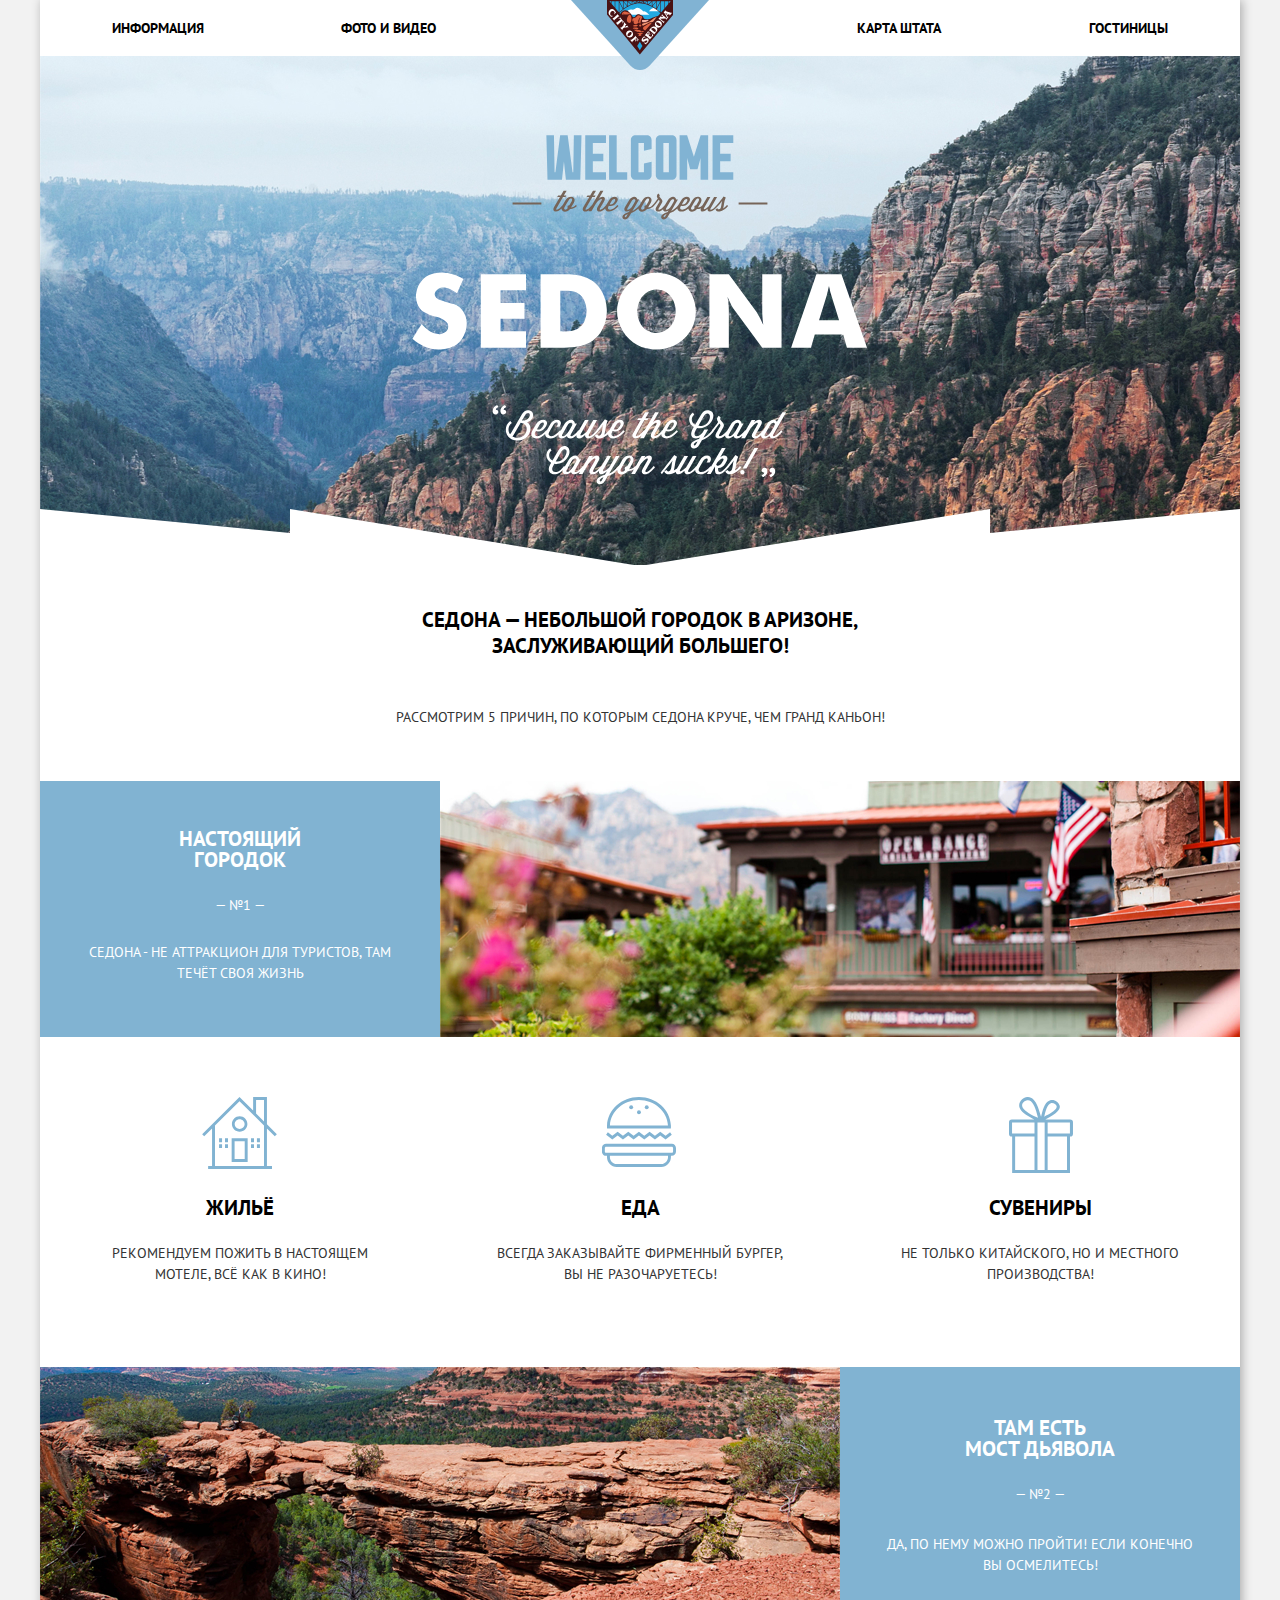
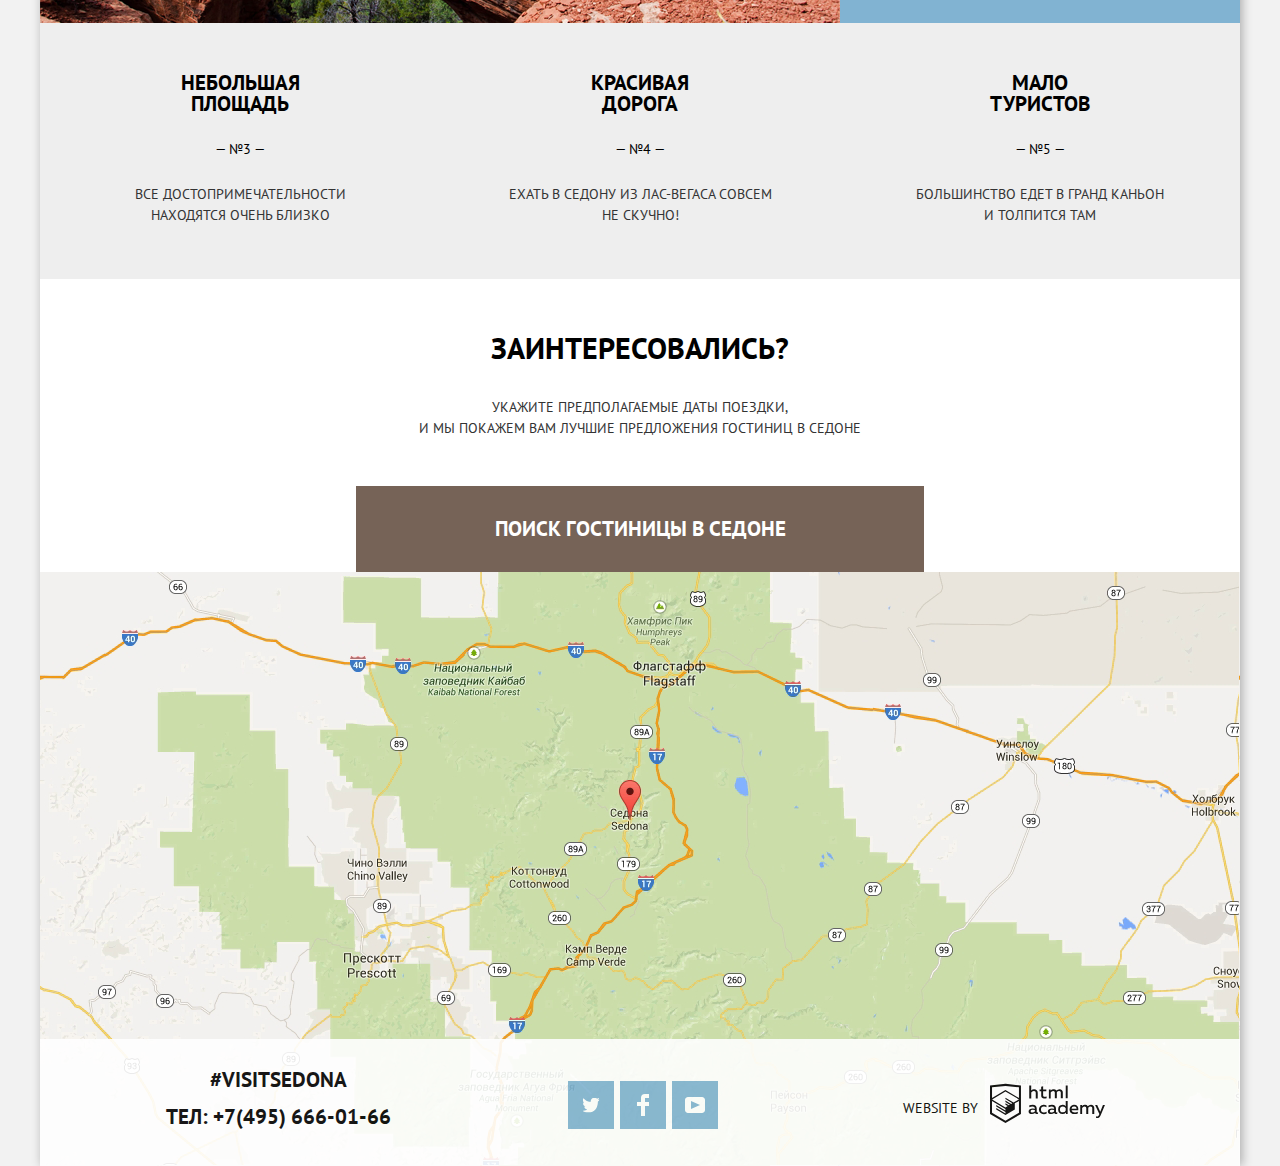
<file: index.html>
<!DOCTYPE html>
<html class="page" lang="ru">

<head>
  <meta charset="utf-8">
  <title>HTML Academy: Седона</title>
  <meta name="description" content="Туристическое агенство Sedona">
  <meta name="keywords" content="путешествие, отдых, агенство, турист, Аризона, Каньон, Седона, тур">
  <link href="https://fonts.googleapis.com/css2?family=PT+Sans:ital,wght@0,400;0,700;1,400;1,700&display=swap"
    rel="stylesheet">
  <link href="css/normalize.css" rel="stylesheet">
  <link href="css/style.min.css" rel="stylesheet">
</head>

<body class="page-body">
  <div class="page-container">
    <header class="main-header">
      <nav class="main-navigation">
        <a class="main-header-logo">
          <img src="img/logo-sedona.svg" width="138" height="70" alt="Логотип SEDONA">
        </a>
        <ul class="site-navigation">
          <li class="menu-item">
            <a href="">Информация</a>
          </li>
          <li class="menu-item">
            <a href="">Фото и видео</a>
          </li>
          <li class="menu-item">
            <a href="">Карта штата</a>
          </li>
          <li class="menu-item">
            <a href="catalog.html">Гостиницы</a>
          </li>
        </ul>
      </nav>
    </header>
    <main class="main">
      <div class="main-background">
        <img src="img/intro-welcome.svg" width="456" height="351" class="intro-welcome"
          alt="Добро пожаловать в Седону!">
      </div>
      <h1 class="about-sedona">Седона — небольшой городок в Аризоне, <br>
        заслуживающий большего!</h1>
      <section class="features">
        <h2 class="visually-hidden">Преимущества</h2>
        <p class="five-reasons">Рассмотрим 5 причин, по которым Седона круче, чем Гранд Каньон!</p>
        <ul class="advantages-list">
          <li class="counter city-image">
            <div class="place">
              <h3 class="in-city">Настоящий<br>городок</h3>
              <p class="description-city">Седона - не аттракцион для туристов, там<br>
                течёт своя жизнь</p>
            </div>
            <img src="img/city.jpg" width="800" height="256" alt="Городок Седона">
            <ul class="advantages-list">
              <li class="feature-item accommodation">
                <h3 class="categories house">Жильё</h3>
                <p class="description-categories">Рекомендуем пожить в настоящем<br>мотеле, всё как в кино!</p>
              </li>
              <li class="feature-item food">
                <h3 class="categories">Еда</h3>
                <p class="description-categories">Всегда заказывайте фирменный бургер,<br>вы не разочаруетесь!</p>
              </li>
              <li class="feature-item souvenirs">
                <h3 class="categories">Сувениры</h3>
                <p class="description-categories">Не только китайского, но и местного<br>производства!</p>
              </li>
            </ul>
          </li>
          <li class="bridge city-image">
            <div class="place">
              <h3 class="in-city bridge-info">Там есть<br>мост дьявола</h3>
              <p class="description-city bridge-info">Да, по нему можно пройти! Если конечно<br>вы осмелитесь!</p>
            </div>
            <img src="img/bridge.jpg" width="800" height="256" alt="Городок Седона">
          </li>
          <li class="additional-advantages">
            <h3 class="categories characteristics">Небольшая<br>площадь</h3>
            <p class="description-characteristics">Все достопримечательности<br>находятся очень близко</p>
          </li>
          <li class="additional-advantages">
            <h3 class="categories characteristics">Красивая<br>дорога</h3>
            <p class="description-characteristics">Ехать в Седону из Лас-Вегаса совсем<br>не скучно!</p>
          </li>
          <li class="additional-advantages">
            <h3 class="categories characteristics">Мало<br>туристов</h3>
            <p class="description-characteristics">Большинство едет в Гранд Каньон<br>и толпится там</p>
          </li>
        </ul>
      </section>
      <p class="interested">Заинтересовались?</p>
      <p class="deal">Укажите предполагаемые даты поездки, <br>
        И мы покажем вам лучшие предложения гостиниц в Седоне</p>
      <div class="interested interested-button">
        <button type="button" id="search-hotel" class="search-hotel" aria-label="Кнопка поиска гостиницы в Седоне">Поиск
          гостиницы в Седоне</button>
      </div>
      <div class="map">
        <form action="https://echo.htmlacademy.ru/courses" method="post" class="form-search">
          <p class="visually-hidden">Поиск гостиницы в Седоне</p>
          <fieldset class="fieldset-search">
            <legend class="visually-hidden">Дата заезда и выезда</legend>
            <div class="fieldset-group">
              <label for="date" class="label-in-form first-label">Дата заезда:</label>
              <input type="text" class="date-age date-input" name="date" id="date" placeholder="Введите дату заезда"
                value="24 апреля 2017">
              <button type="button" name="calendar" id="calendar" class="calendar" aria-label="Календарь">
                <svg class="icon-calendar" width="21" height="23" viewBox="0 0 21 23" fill="none"
                  xmlns="http://www.w3.org/2000/svg">
                  <path
                    d="M16.406 3.02498H19.251C20.217 3.02498 21 3.84698 21 4.86198V21.164C21 22.179 20.217 23 19.251 23H1.75C0.784 23 0 22.179 0 21.164V4.86198C0 3.84698 0.784 3.02498 1.75 3.02498H4.593V1.64798C4.593 1.26698 4.887 0.958984 5.25 0.958984C5.612 0.958984 5.906 1.26698 5.906 1.64798V3.02498H9.844V1.64798C9.844 1.26698 10.138 0.958984 10.501 0.958984C10.862 0.958984 11.156 1.26698 11.156 1.64798V3.02498H15.094V1.64798C15.094 1.26698 15.387 0.958984 15.75 0.958984C16.112 0.958984 16.406 1.26698 16.406 1.64798V3.02498ZM19.5646 21.484C19.6466 21.3979 19.691 21.2828 19.688 21.164H19.689V4.86198C19.689 4.60898 19.493 4.40298 19.252 4.40298H16.407V5.78098C16.407 6.16198 16.113 6.46998 15.751 6.46998C15.388 6.46998 15.095 6.16198 15.095 5.78098V4.40298H11.157V5.78098C11.157 6.16198 10.863 6.46998 10.502 6.46998C10.139 6.46998 9.845 6.16198 9.845 5.78098V4.40298H5.907V5.78098C5.907 6.16198 5.613 6.46998 5.251 6.46998C4.888 6.46998 4.594 6.16198 4.594 5.78098V4.40298H1.75C1.50263 4.40953 1.30696 4.61458 1.312 4.86198V21.164C1.30696 21.4114 1.50263 21.6164 1.75 21.623H19.251C19.3698 21.6201 19.4826 21.5701 19.5646 21.484Z" />
                  <path
                    d="M4.59399 9.2251H7.21899V11.2911H4.59399V9.2251ZM4.59399 12.6681H7.21899V14.7351H4.59399V12.6681ZM7.21899 16.1121H4.59399V18.1781H7.21899V16.1121ZM9.18799 16.1121H11.813V18.1781H9.18799V16.1121ZM11.813 12.6681H9.18799V14.7351H11.813V12.6681ZM9.18799 9.2251H11.813V11.2911H9.18799V9.2251ZM16.406 16.1121H13.781V18.1781H16.406V16.1121ZM13.781 12.6681H16.406V14.7351H13.781V12.6681ZM16.406 9.2251H13.781V11.2911H16.406V9.2251Z" />
                </svg>
              </button>
            </div>
            <div class="fieldset-group date-back">
              <label for="date-back" class="label-in-form second-label">Дата выезда:</label>
              <input type="text" class="date-age date-input" name="date-back" id="date-back"
                placeholder="Введите дату выезда" value="4 июля 2017">
              <button type="button" name="calendar" id="calendar-back" class="calendar" aria-label="Календарь">
                <svg class="icon-calendar" width="21" height="23" viewBox="0 0 21 23" fill="none"
                  xmlns="http://www.w3.org/2000/svg">
                  <path
                    d="M16.406 3.02498H19.251C20.217 3.02498 21 3.84698 21 4.86198V21.164C21 22.179 20.217 23 19.251 23H1.75C0.784 23 0 22.179 0 21.164V4.86198C0 3.84698 0.784 3.02498 1.75 3.02498H4.593V1.64798C4.593 1.26698 4.887 0.958984 5.25 0.958984C5.612 0.958984 5.906 1.26698 5.906 1.64798V3.02498H9.844V1.64798C9.844 1.26698 10.138 0.958984 10.501 0.958984C10.862 0.958984 11.156 1.26698 11.156 1.64798V3.02498H15.094V1.64798C15.094 1.26698 15.387 0.958984 15.75 0.958984C16.112 0.958984 16.406 1.26698 16.406 1.64798V3.02498ZM19.5646 21.484C19.6466 21.3979 19.691 21.2828 19.688 21.164H19.689V4.86198C19.689 4.60898 19.493 4.40298 19.252 4.40298H16.407V5.78098C16.407 6.16198 16.113 6.46998 15.751 6.46998C15.388 6.46998 15.095 6.16198 15.095 5.78098V4.40298H11.157V5.78098C11.157 6.16198 10.863 6.46998 10.502 6.46998C10.139 6.46998 9.845 6.16198 9.845 5.78098V4.40298H5.907V5.78098C5.907 6.16198 5.613 6.46998 5.251 6.46998C4.888 6.46998 4.594 6.16198 4.594 5.78098V4.40298H1.75C1.50263 4.40953 1.30696 4.61458 1.312 4.86198V21.164C1.30696 21.4114 1.50263 21.6164 1.75 21.623H19.251C19.3698 21.6201 19.4826 21.5701 19.5646 21.484Z" />
                  <path
                    d="M4.59399 9.2251H7.21899V11.2911H4.59399V9.2251ZM4.59399 12.6681H7.21899V14.7351H4.59399V12.6681ZM7.21899 16.1121H4.59399V18.1781H7.21899V16.1121ZM9.18799 16.1121H11.813V18.1781H9.18799V16.1121ZM11.813 12.6681H9.18799V14.7351H11.813V12.6681ZM9.18799 9.2251H11.813V11.2911H9.18799V9.2251ZM16.406 16.1121H13.781V18.1781H16.406V16.1121ZM13.781 12.6681H16.406V14.7351H13.781V12.6681ZM16.406 9.2251H13.781V11.2911H16.406V9.2251Z" />
                </svg>
              </button>
            </div>
          </fieldset>
          <fieldset class="fieldset-search">
            <legend class="visually-hidden">Взрослые и дети</legend>
            <div class="fieldset-group">
              <div class="group-inside">
                <label for="number-adult" class="label-in-form people-label">Взрослые:</label>
                <p class="input-second-wrapper">
                  <button type="button" name="minus-adult" id="minus-adult" class="button-amount minus"
                    aria-label="Кнопка минуса"></button>
                  <input type="text" class="date-age people-input" name="number-adult" id="number-adult" value="2">
                  <button type="button" name="plus-adult" id="plus-adult" class="button-amount plus"
                    aria-label="Кнопка плюса"></button>
                </p>
              </div>
              <div class="group-inside">
                <label for="number-kids" class="label-in-form kids-label">Дети:</label>
                <p class="input-second-wrapper">
                  <button type="button" name="minus-kids" id="minus-kids" class="button-amount minus"
                    aria-label="Кнопка минуса"></button>
                  <input type="text" class="date-age people-input" name="number-kids" id="number-kids" value="0"
                    required>
                  <button type="button" name="plus-kids" id="plus-kids" class="button-amount plus"
                    aria-label="Кнопка плюса"></button>
                </p>
              </div>
            </div>
          </fieldset>
          <button type="submit" class="search" id="search" aria-label="Кнопка &quot;Найти&quot;">Найти</button>
        </form>
        <div class="live-map">
          <h2 class="visually-hidden">Как до нас добраться</h2>
          <iframe
            src="https://www.google.com/maps/embed?pb=!1m18!1m12!1m3!1d52385.18050596735!2d-111.83015794715254!3d34.85437338104664!2m3!1f0!2f0!3f0!3m2!1i1024!2i768!4f13.1!3m3!1m2!1s0x872da132f942b00d%3A0x5548c523fa6c8efd!2z0KHQtdC00L7QvdCwLCDQkNGA0LjQt9C-0L3QsCA4NjMzNiwg0KHQqNCQ!5e0!3m2!1sru!2sil!4v1591721012122!5m2!1sru!2sil"
            width="1200" height="594" allowfullscreen title="Туристический городок Седона в штате Аризона"
            class="live-map" aria-hidden="false" tabindex="0">
          </iframe>
        </div>
      </div>
    </main>
    <footer class="page-footer page-footer-main">
      <div class="footer-info">
        <h2 class="hashtag">#VISITSEDONA</h2>
        <a href="tel:+74956660166" class="tel">Тел: +7(495) 666-01-66</a>
      </div>
      <ul class="footer-contacts">
        <li>
          <a class="social twitter" href="#" aria-label="Твиттер">
          </a>
        </li>
        <li>
          <a class="social facebook" href="#" aria-label="Фейсбук">
          </a>
        </li>
        <li>
          <a class="social youtube" href="#" aria-label="Ютуб">
          </a>
        </li>
      </ul>
      <div class="footer-website-by">Website by &numsp;
        <a class="copyright-link" href="https://htmlacademy.ru/intensive/htmlcss" aria-label="Ссылка на HTML Academy">
          <svg id="Layer_1" data-name="Layer 1" class="academy-logo" xmlns="http://www.w3.org/2000/svg"
            viewBox="0 0 108.08 36.85">
            <title>logo-htmlacademy-small1</title>
            <path
              d="M44.61,26.88a2,2,0,0,0,.55-0.1v1.33a3.25,3.25,0,0,1-1.18.21,1.67,1.67,0,0,1-1.67-1,4.84,4.84,0,0,1-3.14,1.08c-1.51,0-2.91-.83-2.91-2.55,0-2.13,2-2.79,3.71-2.79a11.08,11.08,0,0,1,2.17.25v-0.3c0-1-.76-1.77-2.19-1.77a7.42,7.42,0,0,0-3,.64v-1.7a10.21,10.21,0,0,1,3.19-.55c2.36,0,3.81,1.12,3.81,3.65v3a0.54,0.54,0,0,0,.49.59h0.17Zm-6.44-1.13A1.35,1.35,0,0,0,39.63,27h0.11a3.39,3.39,0,0,0,2.41-1V24.58a9.72,9.72,0,0,0-1.81-.21c-1,0-2.16.33-2.16,1.38h0Zm12.36-6.11a5,5,0,0,1,2.57.64V22a4.08,4.08,0,0,0-2.3-.7,2.75,2.75,0,1,0,0,5.49,5,5,0,0,0,2.43-.64v1.71a6.27,6.27,0,0,1-2.76.57A4.21,4.21,0,0,1,46,24.51q0-.21,0-0.41a4.32,4.32,0,0,1,4.18-4.46h0.38Zm12.17,7.24a2,2,0,0,0,.55-0.1v1.33a3.25,3.25,0,0,1-1.18.21,1.67,1.67,0,0,1-1.67-1,4.84,4.84,0,0,1-3.14,1.08c-1.51,0-2.91-.83-2.91-2.55,0-2.13,2-2.79,3.71-2.79a11.08,11.08,0,0,1,2.17.25v-0.3c0-1-.76-1.77-2.19-1.77a7.42,7.42,0,0,0-3,.64v-1.7a10.21,10.21,0,0,1,3.19-.55c2.36,0,3.81,1.12,3.81,3.65v3a0.54,0.54,0,0,0,.49.59h0.17Zm-6.44-1.13A1.35,1.35,0,0,0,57.73,27h0.11a3.39,3.39,0,0,0,2.41-1V24.58a9.72,9.72,0,0,0-1.81-.21c-1.06,0-2.16.33-2.16,1.38h0ZM73,16V28.2H71.35V26.88a3.88,3.88,0,0,1-3.19,1.54,4.4,4.4,0,0,1,0-8.78,3.81,3.81,0,0,1,3,1.3V16H73Zm-4.53,5.22a2.76,2.76,0,1,0,0,5.52A2.86,2.86,0,0,0,71.15,25V23A2.91,2.91,0,0,0,68.49,21.27ZM79,19.64c3.31,0,4.46,2.68,3.92,5.09H76.7c0.21,1.5,1.67,2.11,3.19,2.11a6.11,6.11,0,0,0,2.64-.59v1.6a7.14,7.14,0,0,1-3,.57C77,28.42,74.78,27,74.78,24a4.18,4.18,0,0,1,4-4.39H79Zm0.09,1.54a2.28,2.28,0,0,0-2.44,2.1v0.06H81.3A2,2,0,0,0,79.13,21.18Zm5.73,7V19.87h1.65v1a3.81,3.81,0,0,1,2.78-1.27A2.86,2.86,0,0,1,91.89,21a4.12,4.12,0,0,1,2.91-1.33A3.06,3.06,0,0,1,98,23V28.2h-1.9V23.05a1.59,1.59,0,0,0-1.42-1.75H94.42a2.8,2.8,0,0,0-2.07,1.12V28.2h-1.9V23.05A1.59,1.59,0,0,0,89,21.31H88.8a3,3,0,0,0-2.21,1.29v5.63H84.86Zm21.31-8.33h1.9l-3.91,9.46c-0.9,2.17-2.09,2.86-3.35,2.86a4.76,4.76,0,0,1-1.1-.14V30.46a2.86,2.86,0,0,0,.85.12c0.9,0,1.58-.64,2.07-1.9l0.17-.42-4-8.4h2l2.86,6.29ZM38.73,1.46V6.22a3.81,3.81,0,0,1,2.7-1.14,3.25,3.25,0,0,1,3.44,3.4v5.15H43V8.72a1.81,1.81,0,0,0-1.61-2h-0.3a2.93,2.93,0,0,0-2.32,1.39v5.52h-1.9V1.46h1.9ZM49.94,2.31v3h3V6.91h-3v3.81c0,1.1.5,1.46,1.58,1.46a4.49,4.49,0,0,0,1.69-.33v1.6A6.8,6.8,0,0,1,51,13.8a2.55,2.55,0,0,1-2.86-2.74V6.89H46.58V5.26h1.5V2.74Zm5.4,11.31V5.28H57v1A3.81,3.81,0,0,1,59.77,5a2.86,2.86,0,0,1,2.6,1.33A4.12,4.12,0,0,1,65.28,5,3.06,3.06,0,0,1,68.44,8.4v5.21h-1.9V8.46a1.59,1.59,0,0,0-1.42-1.75H64.89a2.8,2.8,0,0,0-2.07,1.12v5.78h-1.9V8.46A1.59,1.59,0,0,0,59.5,6.71H59.27A3,3,0,0,0,57.06,8v5.63H55.34ZM71.17,1.45H73V13.6H71.17V1.45ZM14.71,0H14.55L0,1.54V28.21l14.55,8.66,14.55-8.66V1.54Zm12.5,27.1L14.55,34.64,1.9,27.12V16.18l12.59,7.5V25L5.86,19.9v1.31l8.68,5.21v1.39L5.87,22.65V24l8.68,5.21,8.75-5.24V18.31L27.2,16V27.12Zm0-12.53-3.48,2-1.6,1L14.51,13v1.31L21,18.23H21l-0.14.09-1,.54-5.37-3.2V17l4.24,2.52-1,.67-3.2-1.9v1.31l2.1,1.24L14.5,22.1,2,14.65,14.51,7.11Zm0-1.32L14.49,5.76,1.91,13.25v-10L14.56,1.92,27.21,3.25v10h0Z"
              transform="translate(0 -0.02)" />
          </svg>
        </a>
      </div>
    </footer>
  </div>
  <script src="js/search.min.js"></script>
</body>

</html>
</file>
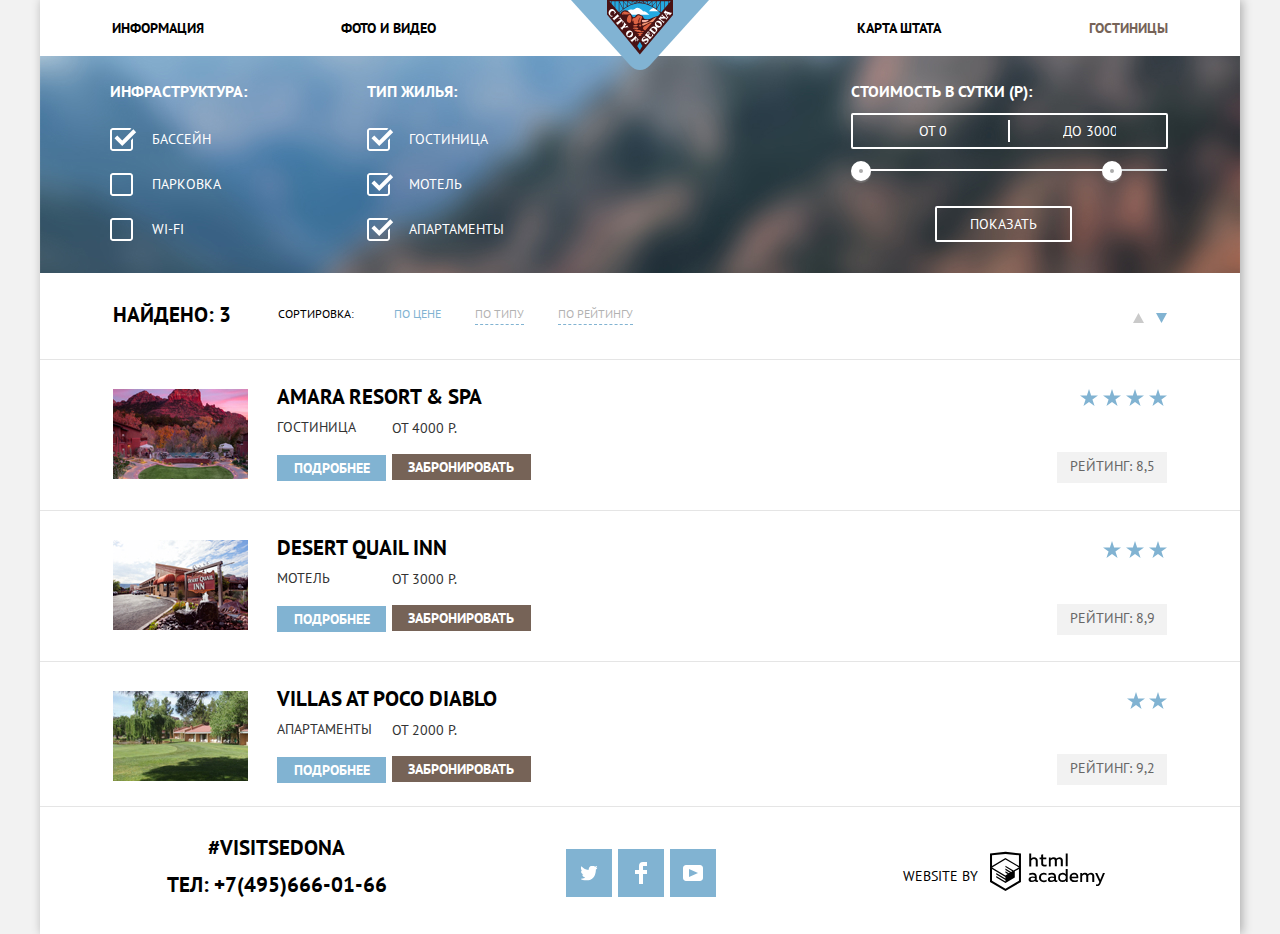
<file: catalog.html>
<!DOCTYPE html>
<html lang="ru">

<head>
  <meta charset="utf-8">
  <title>HTML Academy: Седона</title>
  <meta name="description" content="Туристическое агенство Sedona">
  <meta name="keywords" content="путешествие, отдых, агенство, турист, Аризона, Каньон, Седона, тур">
  <link href="https://fonts.googleapis.com/css2?family=PT+Sans:ital,wght@0,400;0,700;1,400;1,700&display=swap"
    rel="stylesheet">
  <link href="css/normalize.css" rel="stylesheet">
  <link href="css/style.min.css" rel="stylesheet">
</head>

<body class="page-body">
  <div class="page-container">
    <header class="main-header">
      <nav class="main-navigation">
        <a href="index.html" class="main-header-logo">
          <img src="img/logo-sedona.svg" width="138" height="70" alt="Логотип SEDONA">
        </a>
        <ul class="site-navigation">
          <li class="menu-item">
            <a href="">Информация</a>
          </li>
          <li class="menu-item">
            <a href="">Фото и видео</a>
          </li>
          <li class="menu-item">
            <a href="">Карта штата</a>
          </li>
          <li class="menu-item">
            <a>Гостиницы</a>
          </li>
        </ul>
      </nav>
    </header>
    <main class="main">
      <section class="top-section">
        <h2 class="visually-hidden">Категории и стоимость</h2>
        <form action="https://echo.htmlacademy.ru/courses" method="get" class="form-catalog">
          <fieldset class="fieldset-checkbox">
            <legend class="categories-catalog infrastructure">Инфраструктура:</legend>
            <ul class="checkbox-list list-reset">
              <li class="filter-input">
                <label for="swimming-pool" class="check">
                  <input class="visually-hidden filter-input-checkbox" type="checkbox" name="swimming-pool"
                    id="swimming-pool" value="Бассейн" checked>
                  <svg xmlns="http://www.w3.org/2000/svg" class="checkbox-icon" width="27" height="23"
                    viewBox="0 0 27 23">
                    <path class="checkbox-on"
                      d="M7.285 7.486l-2.829 2.829 7.783 7.783L26.171 4.166l-2.828-2.829-11.104 11.102z" />
                    <path class="checkbox-on"
                      d="M21 20c0 .542-.458 1-1 1H3c-.542 0-1-.458-1-1V3c0-.542.458-1 1-1h16.908L21.493.415A2.96 2.96 0 0 0 20 0H3C1.35 0 0 1.35 0 3v17c0 1.65 1.35 3 3 3h17c1.65 0 3-1.35 3-3v-9.829l-2 2V20z" />
                    <path class="checkbox-off"
                      d="M20 2c.542 0 1 .458 1 1v17c0 .542-.458 1-1 1H3c-.542 0-1-.458-1-1V3c0-.542.458-1 1-1h17m0-2H3C1.35 0 0 1.35 0 3v17c0 1.65 1.35 3 3 3h17c1.65 0 3-1.35 3-3V3c0-1.65-1.35-3-3-3z" />
                  </svg>Бассейн
                </label>
              </li>
              <li class="filter-input">
                <label for="parking" class="check">
                  <input class="visually-hidden filter-input-checkbox" type="checkbox" name="parking" id="parking"
                    value="Парковка">
                  <svg xmlns="http://www.w3.org/2000/svg" class="checkbox-icon" width="27" height="23"
                    viewBox="0 0 27 23">
                    <path class="checkbox-on"
                      d="M7.285 7.486l-2.829 2.829 7.783 7.783L26.171 4.166l-2.828-2.829-11.104 11.102z" />
                    <path class="checkbox-on"
                      d="M21 20c0 .542-.458 1-1 1H3c-.542 0-1-.458-1-1V3c0-.542.458-1 1-1h16.908L21.493.415A2.96 2.96 0 0 0 20 0H3C1.35 0 0 1.35 0 3v17c0 1.65 1.35 3 3 3h17c1.65 0 3-1.35 3-3v-9.829l-2 2V20z" />
                    <path class="checkbox-off"
                      d="M20 2c.542 0 1 .458 1 1v17c0 .542-.458 1-1 1H3c-.542 0-1-.458-1-1V3c0-.542.458-1 1-1h17m0-2H3C1.35 0 0 1.35 0 3v17c0 1.65 1.35 3 3 3h17c1.65 0 3-1.35 3-3V3c0-1.65-1.35-3-3-3z" />
                  </svg>Парковка
                </label>
              </li>
              <li class="filter-input">
                <label for="wi-fi" class="check">
                  <input class="visually-hidden filter-input-checkbox" type="checkbox" name="wi-fi" id="wi-fi"
                    value="Wi-Fi">
                  <svg xmlns="http://www.w3.org/2000/svg" class="checkbox-icon" width="27" height="23"
                    viewBox="0 0 27 23">
                    <path class="checkbox-on"
                      d="M7.285 7.486l-2.829 2.829 7.783 7.783L26.171 4.166l-2.828-2.829-11.104 11.102z" />
                    <path class="checkbox-on"
                      d="M21 20c0 .542-.458 1-1 1H3c-.542 0-1-.458-1-1V3c0-.542.458-1 1-1h16.908L21.493.415A2.96 2.96 0 0 0 20 0H3C1.35 0 0 1.35 0 3v17c0 1.65 1.35 3 3 3h17c1.65 0 3-1.35 3-3v-9.829l-2 2V20z" />
                    <path class="checkbox-off"
                      d="M20 2c.542 0 1 .458 1 1v17c0 .542-.458 1-1 1H3c-.542 0-1-.458-1-1V3c0-.542.458-1 1-1h17m0-2H3C1.35 0 0 1.35 0 3v17c0 1.65 1.35 3 3 3h17c1.65 0 3-1.35 3-3V3c0-1.65-1.35-3-3-3z" />
                  </svg>Wi-Fi
                </label>
              </li>
            </ul>
          </fieldset>
          <fieldset class="fieldset-checkbox">
            <legend class="categories-catalog type-house">Тип жилья:</legend>
            <ul class="checkbox-list list-reset">
              <li class="filter-input">
                <label for="hotel" class="check">
                  <input class="visually-hidden filter-input-checkbox" type="checkbox" name="hotel" id="hotel"
                    value="Гостиница" checked>
                  <svg xmlns="http://www.w3.org/2000/svg" class="checkbox-icon" width="27" height="23"
                    viewBox="0 0 27 23">
                    <path class="checkbox-on"
                      d="M7.285 7.486l-2.829 2.829 7.783 7.783L26.171 4.166l-2.828-2.829-11.104 11.102z" />
                    <path class="checkbox-on"
                      d="M21 20c0 .542-.458 1-1 1H3c-.542 0-1-.458-1-1V3c0-.542.458-1 1-1h16.908L21.493.415A2.96 2.96 0 0 0 20 0H3C1.35 0 0 1.35 0 3v17c0 1.65 1.35 3 3 3h17c1.65 0 3-1.35 3-3v-9.829l-2 2V20z" />
                    <path class="checkbox-off"
                      d="M20 2c.542 0 1 .458 1 1v17c0 .542-.458 1-1 1H3c-.542 0-1-.458-1-1V3c0-.542.458-1 1-1h17m0-2H3C1.35 0 0 1.35 0 3v17c0 1.65 1.35 3 3 3h17c1.65 0 3-1.35 3-3V3c0-1.65-1.35-3-3-3z" />
                  </svg>Гостиница
                </label>
              </li>
              <li class="filter-input">
                <label for="motel" class="check">
                  <input class="visually-hidden filter-input-checkbox" type="checkbox" name="motel" id="motel"
                    value="Мотель" checked>
                  <svg xmlns="http://www.w3.org/2000/svg" class="checkbox-icon" width="27" height="23"
                    viewBox="0 0 27 23">
                    <path class="checkbox-on"
                      d="M7.285 7.486l-2.829 2.829 7.783 7.783L26.171 4.166l-2.828-2.829-11.104 11.102z" />
                    <path class="checkbox-on"
                      d="M21 20c0 .542-.458 1-1 1H3c-.542 0-1-.458-1-1V3c0-.542.458-1 1-1h16.908L21.493.415A2.96 2.96 0 0 0 20 0H3C1.35 0 0 1.35 0 3v17c0 1.65 1.35 3 3 3h17c1.65 0 3-1.35 3-3v-9.829l-2 2V20z" />
                    <path class="checkbox-off"
                      d="M20 2c.542 0 1 .458 1 1v17c0 .542-.458 1-1 1H3c-.542 0-1-.458-1-1V3c0-.542.458-1 1-1h17m0-2H3C1.35 0 0 1.35 0 3v17c0 1.65 1.35 3 3 3h17c1.65 0 3-1.35 3-3V3c0-1.65-1.35-3-3-3z" />
                  </svg>Мотель
                </label>
              </li>
              <li class="filter-input">
                <label for="apartments" class="check">
                  <input class="visually-hidden filter-input-checkbox" type="checkbox" name="apartments" id="apartments"
                    value="Апартаменты" checked>
                  <svg xmlns="http://www.w3.org/2000/svg" class="checkbox-icon" width="27" height="23"
                    viewBox="0 0 27 23">
                    <path class="checkbox-on"
                      d="M7.285 7.486l-2.829 2.829 7.783 7.783L26.171 4.166l-2.828-2.829-11.104 11.102z" />
                    <path class="checkbox-on"
                      d="M21 20c0 .542-.458 1-1 1H3c-.542 0-1-.458-1-1V3c0-.542.458-1 1-1h16.908L21.493.415A2.96 2.96 0 0 0 20 0H3C1.35 0 0 1.35 0 3v17c0 1.65 1.35 3 3 3h17c1.65 0 3-1.35 3-3v-9.829l-2 2V20z" />
                    <path class="checkbox-off"
                      d="M20 2c.542 0 1 .458 1 1v17c0 .542-.458 1-1 1H3c-.542 0-1-.458-1-1V3c0-.542.458-1 1-1h17m0-2H3C1.35 0 0 1.35 0 3v17c0 1.65 1.35 3 3 3h17c1.65 0 3-1.35 3-3V3c0-1.65-1.35-3-3-3z" />
                  </svg>Апартаменты
                </label>
              </li>
            </ul>
          </fieldset>
          <fieldset class="filter-item fieldset-checkbox">
            <legend class="price-in-day">Стоимость в сутки (р):</legend>
            <div class="range-filter">
              <div class="price-controls">
                <label class="min-price">
                  <input type="text" name="min-price" value="ОТ 0" class="input-price">
                </label>
                <label class="max-price">
                  <input type="text" name="max-price" value="ДО 3000" class="input-price">
                </label>
              </div>
              <div class="range-controls">
                <div class="scale">
                  <div class="bar">
                  </div>
                </div>
                <button type="button" class="toggle toggle-min" aria-label="Минимальная цена"></button>
                <button type="button" class="toggle toggle-max" aria-label="Максимальная цена"></button>
              </div>
            </div>
            <button type="submit" id="show-button" class="show-button">Показать</button>
          </fieldset>
        </form>
      </section>
      <div class="sort-container">
        <p class="found">Найдено: 3</p>
        <p class="sorting">Сортировка:</p>
        <ul class="sort-list">
          <li class="sort-item">
            <a href="" class="sort-by-price">По цене</a>
          </li>
          <li class="sort-item with-border">
            <a href="" class="sort-by-type">По типу</a>
          </li>
          <li class="sort-item with-border">
            <a href="" class="sort-by-rait">По рейтингу</a>
          </li>
        </ul>
        <ul class="list-reset arrows">
          <li>
            <a href="#" aria-label="Стрелка сортировки (вверх)">
              <svg xmlns="http://www.w3.org/2000/svg" class="arrow first-arrow" width="11" height="10"
                viewBox="0 0 11 10">
                <path d="M5.5 0L0 10h11z" />
              </svg>
            </a>
          </li>
          <li>
            <a href="#" aria-label="Стрелка сортировки (вниз)">
              <svg xmlns="http://www.w3.org/2000/svg" class="arrow second-arrow" width="11" height="10"
                viewBox="0 0 11 10">
                <path d="M5.5 10L0 0h11" />
              </svg>
            </a>
          </li>
        </ul>
      </div>
      <section class="catalog-section">
        <ul class="catalog-list list-reset">
          <li class="catalog-container">
            <div class="about-hotel about-hotel-first">
              <div class="image-hotel">
                <img src="img/amara-resort.jpg" width="135" height="90" alt="Amara resort & SPA">
              </div>
              <div class="container-hotel">
                <h3 class="name-hotel"><a href="">Amara resort & SPA</a></h3>
                <div class="inside-hotel">
                  <div class="side-left">
                    <p class="type-hotel">Гостиница</p>
                    <a href="" class="button-inside details">Подробнее</a>
                  </div>
                  <div class="side-right">
                    <p class="price-hotel">от 4000 Р.</p>
                    <a href="" class="button-inside reservation">Забронировать</a>
                  </div>
                </div>
              </div>
            </div>
            <div class="grade">
              <p class="stars four-stars" aria-label="4 звезды"></p>
              <p class="rating rating-first">Рейтинг: 8,5</p>
            </div>
          </li>
          <li class="catalog-container">
            <div class="about-hotel about-hotel-second">
              <div class="image-hotel">
                <img src="img/desert-quail-inn.jpg" width="135" height="90" alt="Desert quail inn">
              </div>
              <div class="container-hotel">
                <h3 class="name-hotel"><a href="">Desert quail inn</a></h3>
                <div class="inside-hotel">
                  <div class="side-left">
                    <p class="type-hotel">Мотель</p>
                    <a href="" class="button-inside details">Подробнее</a>
                  </div>
                  <div class="side-right">
                    <p class="price-hotel">от 3000 Р.</p>
                    <a href="" class="button-inside reservation">Забронировать</a>
                  </div>
                </div>
              </div>
            </div>
            <div>
              <p class="stars three-stars" aria-label="3 звезды"></p>
              <p class="rating rating-second">Рейтинг: 8,9</p>
            </div>
          </li>
          <li class="catalog-container">
            <div class="about-hotel about-hotel-third">
              <div class="image-hotel">
                <img src="img/villas-at-poco-diablo.jpg" width="135" height="90" alt="Villas at poco diablo">
              </div>
              <div class="container-hotel">
                <h3 class="name-hotel"><a href="">Villas at poco diablo</a></h3>
                <div class="inside-hotel">
                  <div class="side-left">
                    <p class="type-hotel">Апартаменты</p>
                    <a href="" class="button-inside details">Подробнее</a>
                  </div>
                  <div class="side-right">
                    <p class="price-hotel">от 2000 Р.</p>
                    <a href="" class="button-inside reservation">Забронировать</a>
                  </div>
                </div>
              </div>
            </div>
            <div>
              <p class="stars two-stars" aria-label="2 звезды"></p>
              <p class="rating rating-third">Рейтинг: 9,2</p>
            </div>
          </li>
        </ul>
      </section>
    </main>
    <footer class="page-footer">
      <div class="footer-info">
        <h2 class="hashtag">#VISITSEDONA</h2>
        <a href="tel:+74956660166" class="tel">Тел: +7(495)666-01-66</a>
      </div>
      <ul class="footer-contacts">
        <li>
          <a class="social twitter" href="#" aria-label="Твиттер">
          </a>
        </li>
        <li>
          <a class="social facebook" href="#" aria-label="Фейсбук">
          </a>
        </li>
        <li>
          <a class="social youtube" href="#" aria-label="Ютуб">
          </a>
        </li>
      </ul>
      <div class="footer-website-by">Website by &numsp;
        <a class="copyright-link" href="https://htmlacademy.ru/intensive/htmlcss" aria-label="Ссылка на HTML Academy">
          <svg id="Layer_1" data-name="Layer 1" class="academy-logo" xmlns="http://www.w3.org/2000/svg"
            viewBox="0 0 108.08 36.85">
            <title>logo-htmlacademy-small1</title>
            <path
              d="M44.61,26.88a2,2,0,0,0,.55-0.1v1.33a3.25,3.25,0,0,1-1.18.21,1.67,1.67,0,0,1-1.67-1,4.84,4.84,0,0,1-3.14,1.08c-1.51,0-2.91-.83-2.91-2.55,0-2.13,2-2.79,3.71-2.79a11.08,11.08,0,0,1,2.17.25v-0.3c0-1-.76-1.77-2.19-1.77a7.42,7.42,0,0,0-3,.64v-1.7a10.21,10.21,0,0,1,3.19-.55c2.36,0,3.81,1.12,3.81,3.65v3a0.54,0.54,0,0,0,.49.59h0.17Zm-6.44-1.13A1.35,1.35,0,0,0,39.63,27h0.11a3.39,3.39,0,0,0,2.41-1V24.58a9.72,9.72,0,0,0-1.81-.21c-1,0-2.16.33-2.16,1.38h0Zm12.36-6.11a5,5,0,0,1,2.57.64V22a4.08,4.08,0,0,0-2.3-.7,2.75,2.75,0,1,0,0,5.49,5,5,0,0,0,2.43-.64v1.71a6.27,6.27,0,0,1-2.76.57A4.21,4.21,0,0,1,46,24.51q0-.21,0-0.41a4.32,4.32,0,0,1,4.18-4.46h0.38Zm12.17,7.24a2,2,0,0,0,.55-0.1v1.33a3.25,3.25,0,0,1-1.18.21,1.67,1.67,0,0,1-1.67-1,4.84,4.84,0,0,1-3.14,1.08c-1.51,0-2.91-.83-2.91-2.55,0-2.13,2-2.79,3.71-2.79a11.08,11.08,0,0,1,2.17.25v-0.3c0-1-.76-1.77-2.19-1.77a7.42,7.42,0,0,0-3,.64v-1.7a10.21,10.21,0,0,1,3.19-.55c2.36,0,3.81,1.12,3.81,3.65v3a0.54,0.54,0,0,0,.49.59h0.17Zm-6.44-1.13A1.35,1.35,0,0,0,57.73,27h0.11a3.39,3.39,0,0,0,2.41-1V24.58a9.72,9.72,0,0,0-1.81-.21c-1.06,0-2.16.33-2.16,1.38h0ZM73,16V28.2H71.35V26.88a3.88,3.88,0,0,1-3.19,1.54,4.4,4.4,0,0,1,0-8.78,3.81,3.81,0,0,1,3,1.3V16H73Zm-4.53,5.22a2.76,2.76,0,1,0,0,5.52A2.86,2.86,0,0,0,71.15,25V23A2.91,2.91,0,0,0,68.49,21.27ZM79,19.64c3.31,0,4.46,2.68,3.92,5.09H76.7c0.21,1.5,1.67,2.11,3.19,2.11a6.11,6.11,0,0,0,2.64-.59v1.6a7.14,7.14,0,0,1-3,.57C77,28.42,74.78,27,74.78,24a4.18,4.18,0,0,1,4-4.39H79Zm0.09,1.54a2.28,2.28,0,0,0-2.44,2.1v0.06H81.3A2,2,0,0,0,79.13,21.18Zm5.73,7V19.87h1.65v1a3.81,3.81,0,0,1,2.78-1.27A2.86,2.86,0,0,1,91.89,21a4.12,4.12,0,0,1,2.91-1.33A3.06,3.06,0,0,1,98,23V28.2h-1.9V23.05a1.59,1.59,0,0,0-1.42-1.75H94.42a2.8,2.8,0,0,0-2.07,1.12V28.2h-1.9V23.05A1.59,1.59,0,0,0,89,21.31H88.8a3,3,0,0,0-2.21,1.29v5.63H84.86Zm21.31-8.33h1.9l-3.91,9.46c-0.9,2.17-2.09,2.86-3.35,2.86a4.76,4.76,0,0,1-1.1-.14V30.46a2.86,2.86,0,0,0,.85.12c0.9,0,1.58-.64,2.07-1.9l0.17-.42-4-8.4h2l2.86,6.29ZM38.73,1.46V6.22a3.81,3.81,0,0,1,2.7-1.14,3.25,3.25,0,0,1,3.44,3.4v5.15H43V8.72a1.81,1.81,0,0,0-1.61-2h-0.3a2.93,2.93,0,0,0-2.32,1.39v5.52h-1.9V1.46h1.9ZM49.94,2.31v3h3V6.91h-3v3.81c0,1.1.5,1.46,1.58,1.46a4.49,4.49,0,0,0,1.69-.33v1.6A6.8,6.8,0,0,1,51,13.8a2.55,2.55,0,0,1-2.86-2.74V6.89H46.58V5.26h1.5V2.74Zm5.4,11.31V5.28H57v1A3.81,3.81,0,0,1,59.77,5a2.86,2.86,0,0,1,2.6,1.33A4.12,4.12,0,0,1,65.28,5,3.06,3.06,0,0,1,68.44,8.4v5.21h-1.9V8.46a1.59,1.59,0,0,0-1.42-1.75H64.89a2.8,2.8,0,0,0-2.07,1.12v5.78h-1.9V8.46A1.59,1.59,0,0,0,59.5,6.71H59.27A3,3,0,0,0,57.06,8v5.63H55.34ZM71.17,1.45H73V13.6H71.17V1.45ZM14.71,0H14.55L0,1.54V28.21l14.55,8.66,14.55-8.66V1.54Zm12.5,27.1L14.55,34.64,1.9,27.12V16.18l12.59,7.5V25L5.86,19.9v1.31l8.68,5.21v1.39L5.87,22.65V24l8.68,5.21,8.75-5.24V18.31L27.2,16V27.12Zm0-12.53-3.48,2-1.6,1L14.51,13v1.31L21,18.23H21l-0.14.09-1,.54-5.37-3.2V17l4.24,2.52-1,.67-3.2-1.9v1.31l2.1,1.24L14.5,22.1,2,14.65,14.51,7.11Zm0-1.32L14.49,5.76,1.91,13.25v-10L14.56,1.92,27.21,3.25v10h0Z"
              transform="translate(0 -0.02)" />
          </svg>
        </a>
      </div>
    </footer>
  </div>
</body>

</html>
</file>
<file: css/style.min.css>
:root{--basic-white:#ffffff;--basic-black:#000000;--light-blue:#81B3D2;--basic-brown:#766357;--basic-gray:#EEEEEE;--dark-gray:#888888;--light-gray:#F2F2F2;--gray:#A9A9A9;--black-logo:#231F20;--light-black:#333333;--gray-ranked:#666666;--gray-point:#ABABAB;--gray-arrow:#CACACA;--hover-brown:#604E43;--dark-brown:#503E33;--basic-blue:#669EC0;--dark-blue:#5496BD;--line-gray:#E5E5E5;--hover-blue:#669EC0;--active-blue:#5496BD;--hover-gray:#EBEBEB;--border-white:#E5E5E5;--menu-current-color:#766357;--disabled-color:#6A6A6A;--scale-color:#d7dcde;--shadow-page-color:rgba(0,0,0,0.3);--transparency-active-color:rgba(255, 255, 255, 0.3);--toggle-shadow-color:rgba(171, 171, 171, 0.3)}body{margin:0;padding:0;font-family:"PT Sans",Arial,sans-serif;font-size:14px;line-height:21px;font-weight:400;color:var(--light-black);text-transform:uppercase;background-color:var(--light-gray);background-position:top center;background-repeat:no-repeat}a{text-decoration:none}img{max-width:100%;height:auto}.list-reset{margin:0;padding:0;list-style:none}.main{background-color:var(--basic-white)}.main-navigation{line-height:26px;background-color:var(--basic-white);position:relative}.main-header-logo{width:138px;height:70px;position:absolute;top:0;left:50%;-webkit-transform:translateX(-50%);transform:translateX(-50%);z-index:1}.site-navigation{padding-right:72px;padding-left:72px;margin:0;padding-top:15px;padding-bottom:15px;display:flex;justify-content:space-between}.site-navigation li{width:299px;box-sizing:border-box;list-style:none;margin:0}.menu-item:first-child{width:228px}.menu-item:last-child{width:226px}.site-navigation li:nth-child(1),.site-navigation li:nth-child(2){text-align:left}.site-navigation li:nth-child(3),.site-navigation li:nth-child(4){text-align:right}.site-navigation a{color:var(--basic-black);font-weight:700}.site-navigation a:focus,.site-navigation a:hover{background-color:var(--basic-white);color:var(--basic-black)}.main-background{background-color:var(--basic-black);background-image:url(../img/main-background.jpg);width:1200px;height:509px;text-align:center;position:relative}.main-background::after{content:"";display:block;bottom:-1px;position:absolute;width:1200px;height:57px;background-image:url("data:image/svg+xml,%3Csvg xmlns='http://www.w3.org/2000/svg' width='1200' height='59' preserveAspectRatio='none' viewBox='0 0 1200 59'%3E%3Cpath d='M0 57V0l250 24V0l350 57L950 0v24l250-24v57H0z' fill='%23fff'/%3E%3C/svg%3E%0A")}.intro-welcome{margin-top:79px}.about-sedona,.found,.tel{font-size:21px;line-height:26px;font-weight:700;text-align:center;color:var(--basic-black)}.about-sedona{margin-top:42px;margin-bottom:45px}.visually-hidden{position:absolute;clip:rect(1px,1px,1px,1px);padding:0;border:0;height:1px;width:1px;overflow:hidden}.five-reasons{line-height:26px;text-align:center;margin-bottom:51px}.in-city{color:var(--basic-white);font-size:21px}.counter{counter-reset:list-of-benefits}.characteristics::after,.in-city::after{display:block;padding-top:25px;width:100%;counter-increment:list-of-benefits;content:"— №" counter(list-of-benefits) " —";font-size:14px;line-height:21px;font-weight:400}.place{background-color:var(--light-blue);width:400px;text-align:center;padding-top:26px}.description-city{color:var(--basic-white);margin-top:26px}.categories{font-weight:700;font-size:21px;color:var(--basic-black);margin:0}.interested{font-size:30px;line-height:24px;color:var(--basic-black);font-weight:700;margin-top:57px;text-align:center}.interested-button{margin-top:47px}.deal{text-align:center;padding-top:7px;margin:0}.search-hotel{color:var(--basic-white);line-height:26px;font-size:21px;font-weight:700;border:none;background-color:var(--basic-brown);text-transform:inherit;width:568px;font-family:inherit;text-align:center;margin:0 auto;padding-top:30px;padding-bottom:30px}.date-age{color:var(--basic-black);font-weight:700;line-height:26px;text-transform:inherit;border:none;background-color:var(--light-gray);width:100%;min-height:38px;box-sizing:border-box;border:2px solid var(--light-gray);width:346px}.date-age:first-child{padding-left:13px}.date-input{padding-left:11px}.people-input{text-align:center;width:114px}.label-in-form{color:var(--basic-black);font-weight:700;line-height:26px}.people-label{padding-right:41px}.kids-label{padding-left:52px;padding-right:27px}.first-label{padding-right:23px}.second-label{padding-right:20px}.search{font-size:21px;line-height:26px;font-weight:700;color:var(--basic-white);text-transform:inherit;border:none;background-color:var(--light-blue);width:458px;padding-top:16px;padding-bottom:16px;margin-top:11px}.hashtag{font-size:21px;line-height:26px;font-weight:700;color:var(--basic-black);padding-top:28px;padding-bottom:11px;padding-left:61px;margin:0}.tel{padding-left:61px}.footer-contacts{list-style:none;margin:0 auto;display:flex;padding:0;margin:0;width:100%;justify-content:center}.social{position:relative;background-color:var(--light-blue);width:46px;height:48px;display:block;text-align:center}.social::before{content:"";display:block;position:absolute;background-repeat:no-repeat;top:50%;left:50%;-webkit-transform:translate(-50%,-50%);transform:translate(-50%,-50%)}.twitter::before{background-image:url(../img/twitter.svg);width:17px;height:15px}.facebook::before{background-image:url(../img/fb-icon.svg);width:12px;height:22px}.youtube::before{background-image:url(../img/youtube.svg);width:20px;height:16px}.social:active .social-icon{opacity:.3}.social:hover{background-color:var(--hover-blue)}.social:active{background-color:var(--active-blue);color:var(--transparency-active-color)}.footer-contacts li{margin-left:6px;text-align:center}.city-art{background-image:url(../img/city.jpg)}.top-section{background-color:var(--basic-black);background-image:url(../img/background.jpg);background-size:cover;width:1200px;min-height:217px;background-repeat:no-repeat;color:var(--basic-white);text-align:center}.categories-catalog,.price-in-day{font-size:16px;font-weight:700}.price-in-day{text-align:start;padding-bottom:11px}.catalog-list,.checkbox-list{list-style:none}.catalog-list{position:relative}.checkbox-list li{text-align:start;padding-bottom:22px}.checkbox-list{padding-top:26px}.checkbox-icon{fill:var(--basic-white);margin-right:15px}.check{display:flex;align-items:center}.filter-input-checkbox:checked+.checkbox-icon .checkbox-on{opacity:1}.filter-input-checkbox:checked+.checkbox-icon .checkbox-off{opacity:0}.filter-input-checkbox+.checkbox-icon .checkbox-on{opacity:0}.filter-input-checkbox+.checkbox-icon .checkbox-off{opacity:1}.filter-input-checkbox:disabled+.checkbox-icon{fill:var(--disabled-color)}.filter-input-checkbox:focus+.checkbox-icon{outline:2px solid var(--basic-black)}.type-house{text-align:start}.show-button{color:var(--basic-white);background-color:transparent;border:2px solid var(--basic-white);border-radius:2px;width:137px;min-height:36px;text-transform:inherit;margin-right:83px;margin-top:4px}.sort-list{list-style:none;display:flex;justify-content:space-between;width:239px;padding-bottom:4px}.sort-container{display:flex;align-items:center;border-bottom:1px solid var(--line-gray);position:relative}.found{margin-top:29px;margin-bottom:31px;margin-left:73px;padding:0}.sorting{font-size:12px;line-height:18px;color:var(--basic-black);margin-left:47px;padding-bottom:5px}.sort-by-rait,.sort-by-type{font-size:12px;line-height:18px;color:var(--basic-black);opacity:.3}.with-border{border-bottom:1px dashed var(--light-blue)}.sort-by-price{font-size:12px;line-height:18px;color:var(--light-blue)}.name-hotel{font-size:21px;line-height:26px;font-weight:700;margin:0;padding:0;max-width:500px}.name-hotel a{color:var(--basic-black)}.type-hotel{color:var(--light-black);margin:0;margin-bottom:20px;margin-top:7px}.price-hotel{margin:0;margin-bottom:18px;margin-top:8px}.button-inside{font-weight:700;line-height:21px;color:var(--basic-white);border:none}.details{width:110px;padding:4px 16px 4px 17px;margin-right:6px;background-color:var(--light-blue)}.reservation{width:142px;padding:4px 17px 4px 16px;background-color:var(--basic-brown)}.rating{color:var(--gray-ranked);background-color:var(--light-gray);width:110px;min-height:27px;text-align:center;margin-right:73px;padding-top:4px}.rating-first{margin-top:68px}.rating-second{margin-top:69px}.rating-third{margin-top:68px}.page{height:100%}.page-body{min-height:100%}.page-container{display:-ms-grid;display:grid;-ms-grid-rows:-webkit-min-content 1fr -webkit-min-content;-ms-grid-rows:min-content 1fr min-content;grid-template-rows:-webkit-min-content 1fr -webkit-min-content;grid-template-rows:min-content 1fr min-content;align-content:start;width:1200px;margin:0 auto;box-shadow:2px 0 10px 0 var(--shadow-page-color);position:relative}.advantages-list{width:1200px;margin:0;padding:0;list-style:none;display:flex;flex-wrap:wrap}.feature-item{width:400px;text-align:center;outline-offset:-5px;padding-top:60px}.feature-item::before{content:"";display:block;width:75px;height:72px;background-repeat:no-repeat;margin-left:162px;padding-bottom:4px}.accommodation::before{background-image:url(../img/icon-1.svg)}.food::before{background-image:url(../img/icon-3.svg)}.souvenirs::before{background-image:url(../img/icon-2.svg);margin-left:169px}.bridge,.in-city{width:100%}.bridge{flex-direction:row-reverse}.bridge-info{padding-top:3px}.page-footer{display:-ms-grid;display:grid;-ms-grid-columns:3;grid-template-columns:3;background-color:var(--basic-white)}.page-footer-main{background-color:var(--basic-white);opacity:.9;position:absolute;width:100%;left:0;bottom:0}.footer-info{padding-bottom:36px;-ms-grid-column:1;grid-column-start:1;-ms-grid-column-span:1;grid-column-end:2;width:100%;text-align:center}.footer-contacts{-ms-grid-column:2;grid-column-start:2;-ms-grid-column-span:1;grid-column-end:3;padding-top:42px;padding-bottom:36px;padding-left:28px}.footer-website-by{-ms-grid-column:3;grid-column-start:3;-ms-grid-column-span:1;grid-column-end:4;padding-top:30px;display:flex;width:100%;align-items:center;justify-content:center;line-height:26px;color:var(--basic-black);padding-bottom:20px;margin-right:140px}.map{background-color:var(--basic-black);background-image:url(../img/map.png);position:relative;overflow:hidden}.live-map{width:1200px;height:594px;border:none}.form-search{position:absolute;background-color:var(--basic-white);left:50%;-webkit-transform:translateX(-50%);transform:translateX(-50%);width:568px;box-sizing:border-box;text-align:center;padding:55px}.form-show{display:block;-webkit-animation-duration:1s;animation-duration:1s;-webkit-animation-name:bounse;animation-name:bounse;-webkit-animation-timing-function:ease-in-out;animation-timing-function:ease-in-out;-webkit-animation-fill-mode:forwards;animation-fill-mode:forwards}.form-hide{display:none}@-webkit-keyframes bounse{0%{-webkit-transform:translate(-50%,-100%);transform:translate(-50%,-100%)}100%{-webkit-transform:translate(-50%,0);transform:translate(-50%,0)}}@keyframes bounse{0%{-webkit-transform:translate(-50%,-100%);transform:translate(-50%,-100%)}100%{-webkit-transform:translate(-50%,0);transform:translate(-50%,0)}}.academy-logo{width:115px;height:41px}.container-for-image{display:flex}.container-for-image:last-child{flex-direction:row-reverse}.additional-advantages{background-color:var(--basic-gray);margin-bottom:58px;min-height:256px;padding:0;margin:0;width:400px;text-align:center;outline-offset:-5px;padding-top:49px;box-sizing:border-box}.categories{padding-top:24px}.characteristics{padding:0;margin:0}.description-characteristics{box-sizing:border-box;margin:0;margin-top:24px}.description-categories{margin:0;padding-top:25px;padding-bottom:82px}.item-icons{padding-top:60px}.fieldset-search{padding:0;margin:0;border:0}.search-hotel:hover{background-color:var(--hover-brown)}.search-hotel:active{background-color:var(--dark-brown);color:var(--transparency-active-color)}.search:hover{background-color:var(--basic-blue)}.search:active{background-color:var(--dark-blue);color:var(--transparency-active-color)}.button-amount{color:var(--gray);background-color:var(--light-gray);border:0;position:absolute;top:0;width:40px;height:100%;margin:0}.button-amount:nth-of-type(2){right:0}.button-amount::after,.button-amount::before{content:"";position:absolute;top:50%;left:50%;-webkit-transform:translate(-50%,-50%);transform:translate(-50%,-50%);display:block;background-color:var(--gray)}.plus::before{height:12px;width:3px}.minus::after,.plus::after{height:3px;width:12px}.button-amount:hover::after,.button-amount:hover::before{background-color:var(--basic-black)}.button-amount:active,.button-amount:hover{background-color:var(--hover-gray)}.button-amount:active::after,.button-amount:active::before{background-color:var(--light-blue)}.catalog-container{display:flex;justify-content:space-between;border-bottom:1px solid var(--line-gray);padding-top:24px;padding-left:73px}.about-hotel{display:flex;align-items:center}.about-hotel-first{padding-bottom:31px}.about-hotel-second{padding-bottom:31px}.about-hotel-third{padding-bottom:25px}.image-hotel{margin-right:29px;margin-top:5px;width:135px;height:90px}.container-hotel{flex-wrap:wrap}.inside-hotel{display:flex}.copyright-link:hover .academy-logo{fill:var(--light-blue)}.copyright-link .academy-logo:active{fill:var(--gray)}.fieldset-group{display:flex;align-items:center;position:relative;margin-bottom:28px}.date-back{margin-bottom:18px}.city-image{display:flex;flex-wrap:wrap}.group-inside{display:flex;align-items:center}.second{width:114px}.input-wrapper{position:relative;width:346px}.input-second-wrapper{position:relative;width:114px}.calendar{border:none;position:absolute;outline:0;margin:0;padding:0;top:7px;right:7px;padding:1px}.icon-calendar{fill:var(--gray)}.calendar:focus .icon-calendar{outline:2px solid var(--basic-black)}.calendar:hover .icon-calendar{fill:var(--basic-black)}.calendar:active .icon-calendar{fill:var(--light-blue)}.group-inside{display:flex}.filter-item{margin:0;padding:0;border:none}.range-filter{width:316px}.range-controls{position:relative;padding-top:20px;min-height:33px;padding-left:5px;border-radius:5px}.range-controls .scale{height:2px;background:var(--scale-color)}.range-controls .bar{width:80%;height:2px;background:var(--basic-white)}.range-controls .toggle{position:absolute;top:16px;left:0;width:4px;height:4px;padding:0;border:8px solid var(--basic-white);background-color:var(--gray-point);border-radius:50%;box-shadow:0 2px 1px 0 var(--toggle-shadow-color);cursor:pointer;box-sizing:content-box;outline:0}.toggle:hover{width:5.5px;height:5.5px}.toggle:focus{outline:1px solid var(--basic-white)}.range-controls .toggle-min{left:0;top:12px}.range-controls .toggle-max{left:251px;top:12px}.price-controls{border:2px solid var(--basic-white);display:flex;justify-content:space-between;width:317px;height:36px;align-items:center;position:relative;border-radius:2px;box-sizing:border-box}.price-controls::before{content:"";position:absolute;top:50%;left:50%;-webkit-transform:translate(-50%,-50%);transform:translate(-50%,-50%);display:block;width:2px;height:22px;background-color:var(--basic-white)}.fieldset-checkbox{border:none;padding:0;margin:0;width:400px}.fieldset-checkbox:first-child{width:auto;padding-left:70px}.fieldset-checkbox:nth-child(2){padding-left:120px}.fieldset-checkbox:last-child{padding-left:94px}.infrastructure{text-align:start}.form-catalog{display:flex;justify-content:space-around}.input-price{color:var(--basic-white);text-align:center;background-color:transparent;border:none;width:53px;padding-right:25px}.min-price{padding-left:52px}.max-price{padding-right:25px}.date-age:hover{background-color:var(--hover-gray);border:2px solid var(--hover-gray)}.date-age:focus{background-color:var(--basic-white);outline:0;border:2px solid var(--border-white)}.name-hotel:hover a{color:var(--light-blue)}.name-hotel:active a{mix-blend-mode:normal;opacity:.3}.reservation:hover{background-color:var(--hover-brown)}.reservation:active{background-color:var(--dark-brown);color:var(--transparency-active-color)}.details:hover{background-color:var(--hover-blue)}.details:active{background-color:var(--active-blue);color:var(--transparency-active-color)}.menu-item a:hover{color:var(--light-blue)}.menu-item a:active{mix-blend-mode:normal;opacity:.3}.menu-item a:not([href]){color:var(--menu-current-color)}.show-button:hover{background-color:var(--basic-white);color:var(--basic-black)}.sort-item a:hover{color:var(--light-blue);opacity:1}.sort-item a:active{color:var(--basic-black);opacity:1}.categories-catalog,.price-in-day{padding-top:25px}.arrows{display:flex;padding-right:73px;padding-top:5px;position:absolute;right:0}.arrow{fill:var(--gray-arrow)}.first-arrow{padding-right:12px}.second-arrow{fill:var(--light-blue)}.arrow:hover{fill:var(--basic-black)}.arrow:active{fill:var(--light-blue)}.stars{margin-top:auto;margin-right:73px;position:absolute;right:0;height:17px;background-image:url(../img/star.svg);background-repeat:repeat;background-repeat:space}.grade{position:relative}.five-stars{width:95px}.four-stars{width:87px;margin-top:5px}.three-stars{width:64px;margin-top:6px}.two-stars{width:40px;margin-top:6px}.one-star{width:18px}
</file>
